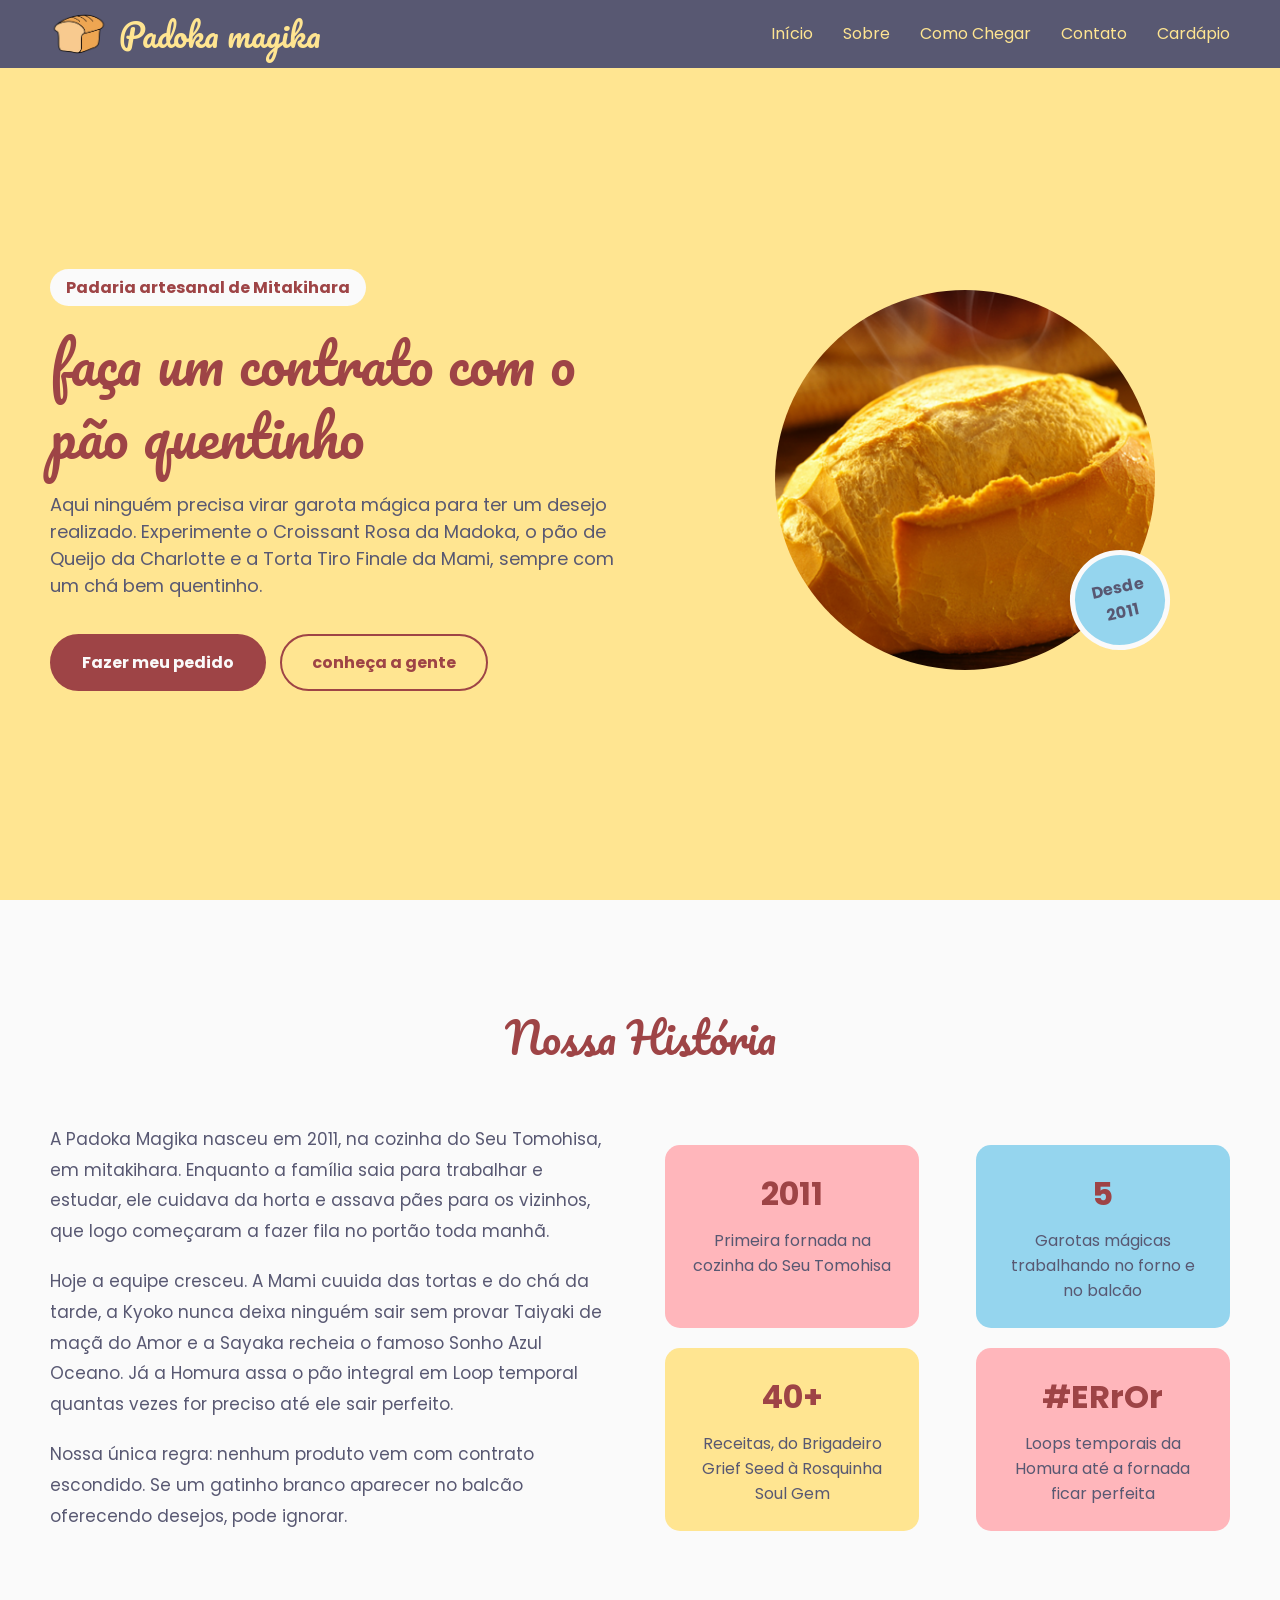
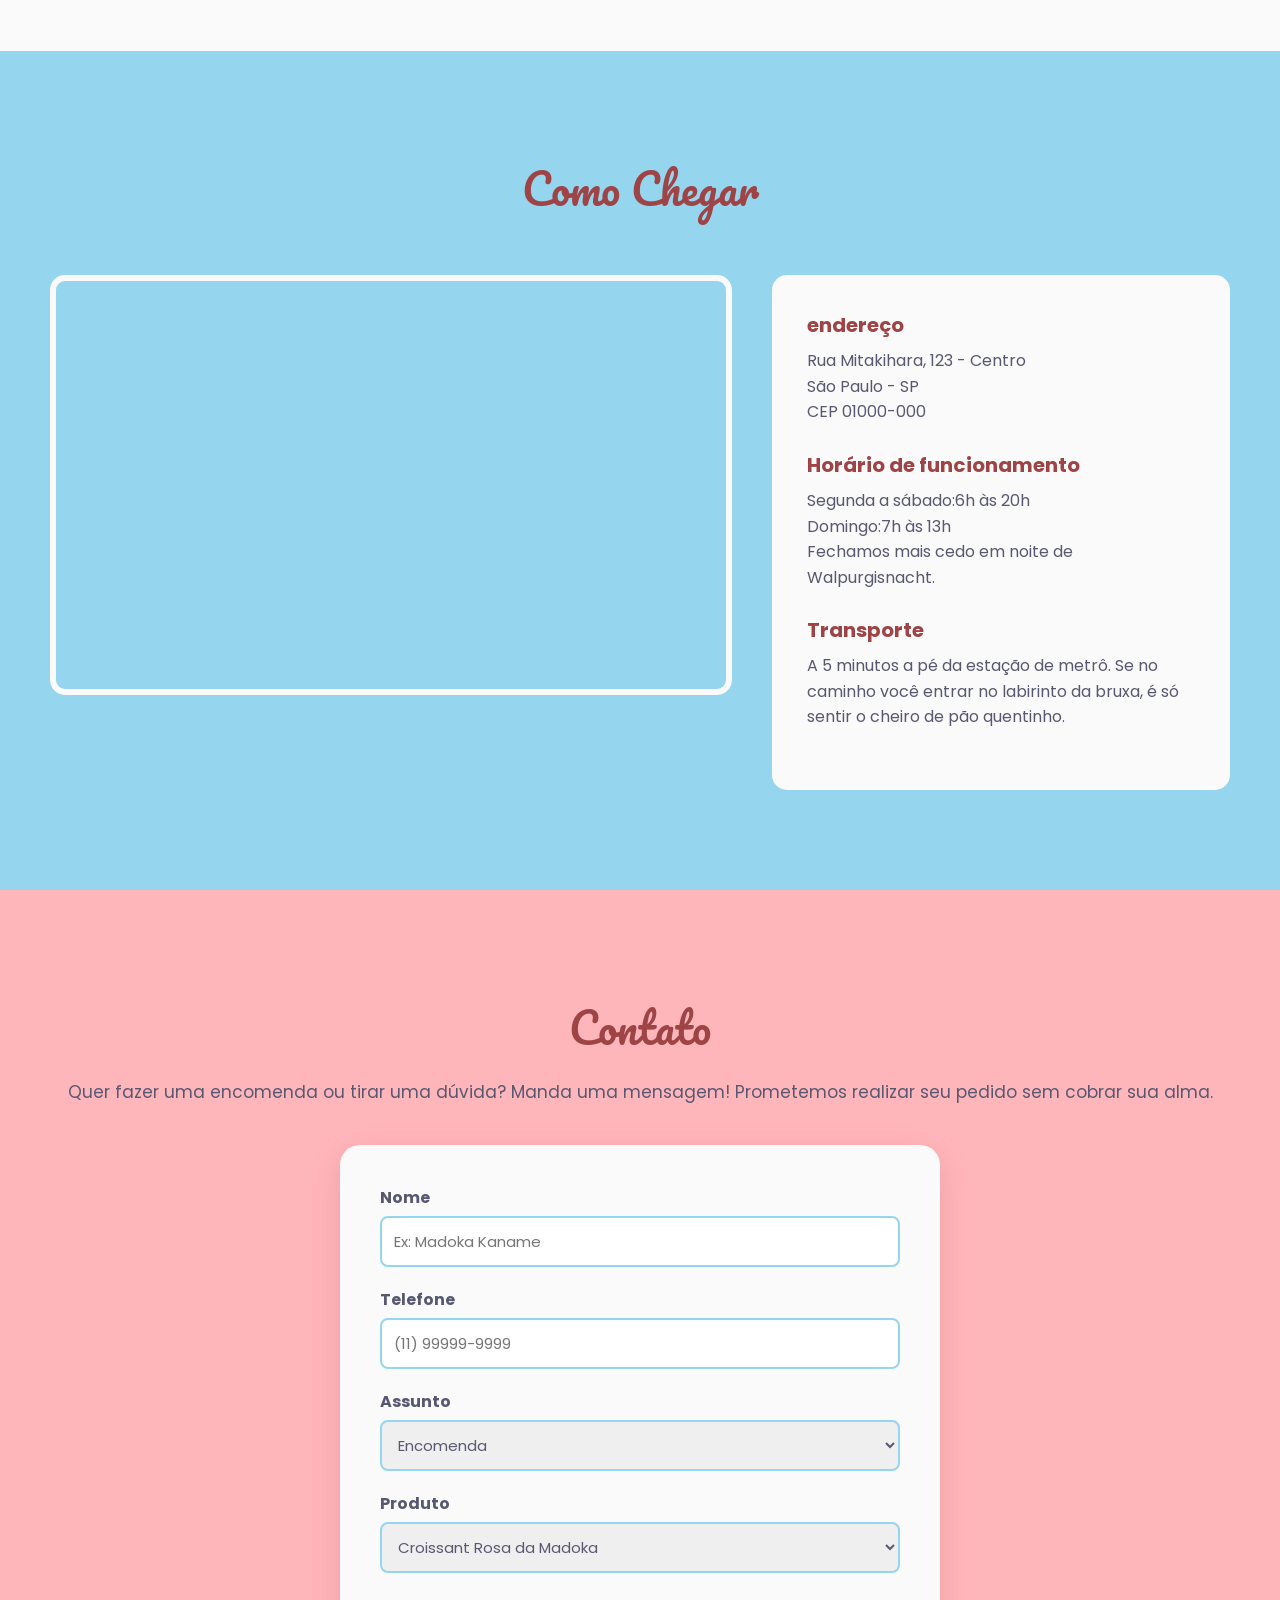
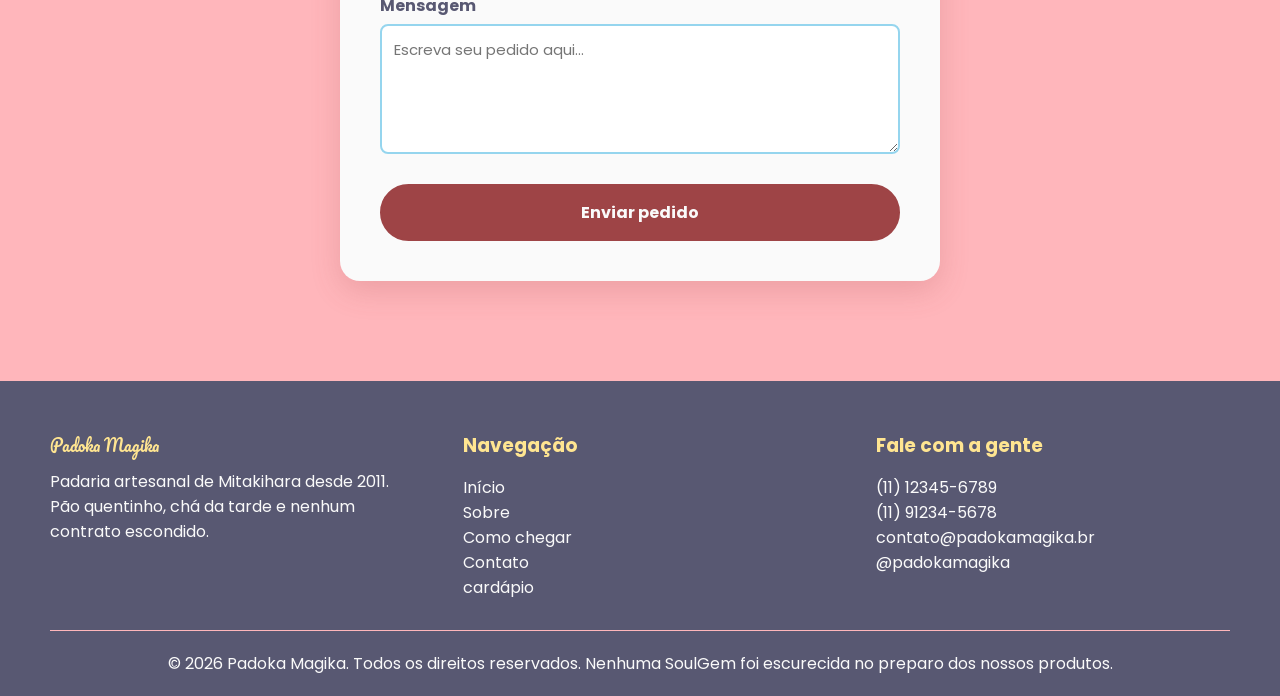
<file: index.html>
<!DOCTYPE html>
<html lang="pt-BR">
<head>
    <meta charset="UTF-8">
    <meta name="viewport" content="width=device-width, initial-scale=1.0">
    <title>Padoca mágica</title>
    <link rel="stylesheet" href="./css/home.css">
    <link
    rel="shortcut icon"
    href="assets/img/LogoImage.png"
    type="image/png"/>
 </head>
<body>

 <header id="header" class="header">
   <a href="./index.html#hero" class="logoContainer">
    <img src="./assets/img/LogoImage.png" alt="logo da Padoka Magika"/>
    <h1>Padoka magika</h1>
   </a>

    <nav class="navigation">
        <a href="./index.html#hero">Início</a> 
        <a href="./index.html#historia">Sobre</a>
        <a href="./index.html#comoChegar">Como Chegar</a>
        <a href="./index.html#contato">Contato </a>
        <a href="./cardapio.html">Cardápio</a>
    </nav>
 </header>   


 <main id="content" class="content">
    <section id="hero" class="hero">
        <div class="heroTexto">
            <p class="heroTag">Padaria artesanal de Mitakihara</p>
            <h1 class="heroTitulo">faça um contrato com o pão quentinho</h1>
            <p class="heroSubtitulo">Aqui ninguém precisa virar garota mágica para ter um desejo
                realizado. Experimente o Croissant Rosa da Madoka, o pão de Queijo da Charlotte e 
                a Torta Tiro Finale da Mami, sempre com um chá bem quentinho.
            </p>
            <div class="heroBotoes">
                <a href="#contato" class="botao">Fazer meu pedido</a>
                <a href="#historia" class="botao botaoSecundario">conheça a gente</a>
            </div>
        </div>
        <div class="heroImagem">
            <div class="circulo">
                <img src="./assets/img/heroImage.png"
                     alt="Pão Quentinho"
                     class="pao"/>
            </div>
            <p class="selo">Desde<br />2011</p>
        </div>
    </section>
    <section id="historia" class="historia">
        <h2 class="tituloSecao">Nossa História</h2>
        <div class="historiaConteudo">
            <div class="historiaTexto">
                <p>A Padoka Magika nasceu em 2011, na cozinha do Seu Tomohisa, em mitakihara. Enquanto a família saia para trabalhar e estudar, ele cuidava da horta e assava pães para os vizinhos, que logo começaram a fazer fila no portão toda manhã.</p>
                <p>Hoje a equipe cresceu. A Mami cuuida das tortas e do chá da tarde, a Kyoko nunca deixa ninguém sair sem provar Taiyaki de maçã do Amor e a Sayaka recheia o famoso Sonho Azul Oceano. Já a Homura assa o pão integral em Loop temporal quantas vezes for preciso até ele sair perfeito.</p>
                <p>Nossa única regra: nenhum produto vem com contrato escondido. Se um gatinho branco aparecer no balcão oferecendo desejos, pode ignorar.</p>
            </div>
            <div class="historiaCards">
                <div class="card">
                    <span class="cardNumero">2011</span>
                    <p>Primeira fornada na cozinha do Seu Tomohisa</p>
                </div>
                <div class="card cardAzul">
                    <span class="cardNumero">5</span>
                    <p>Garotas mágicas trabalhando no forno e no balcão</p>
                </div>
                <div class="card cardAmarelo">
                    <span class="cardNumero">40+</span>
                    <p>Receitas, do Brigadeiro Grief Seed à Rosquinha Soul Gem  </p>
                </div>
                <div class="card">
                    <span class="cardNumero">#ERrOr</span>
                    <p>Loops temporais da Homura até a fornada ficar perfeita</p>
                </div>
            </div>
        </div>
    </section>
    <section id="comoChegar" class="comoChegar">
        <h2 class="tituloSecao">Como Chegar</h2>
        <div class="comoChegarConteudo">
            <div class="mapa">
                <iframe
                src="https://maps.google.com/maps?q=Pra%C3%A7a%20da%20S%C3%A9%2C%20S%C3%A3o%20PAULo&z=15&output=embed"
                loading="lazy"
                tittle="Mapa da Madoka Magika"></iframe>
            </div>
            <div class="infoEndereco">
                <h3>endereço</h3>
                <p>Rua Mitakihara, 123 - Centro<br />São Paulo - SP<br />CEP 01000-000</p>
                <h3>Horário de funcionamento</h3>
                <p>Segunda a sábado:6h às 20h<br />Domingo:7h às 13h<br />Fechamos mais cedo em noite de Walpurgisnacht.</p>

                <h3>Transporte</h3>
                <p>
                    A 5 minutos a pé da estação de metrô. Se no caminho você entrar no labirinto da bruxa, é só sentir o cheiro de pão quentinho.
                </p>
            </div>
        </div>
    </section>
    <section id="contato" class="contato">
        <h2 class="tituloSecao">Contato</h2>
        <p class="contatoTexto">Quer fazer uma encomenda ou tirar uma dúvida? Manda uma mensagem!
            Prometemos realizar seu pedido sem cobrar sua alma.
        </p>
        <form id="formContato" class="formulario" action="#">
            <label for="nome">Nome</label>
            <input
            type="text"
            id="nome"
            name="nome"
            placeholder="Ex: Madoka Kaname"
            required/>

            <label for="telefone">Telefone</label>
            <input
            type="email"
            id="telefone"
            name="email"
            placeholder="(11) 99999-9999"/>
            <label for="assunto">Assunto</label>
            <select id="assunto" name="assunto">
                <option value="encomenda">Encomenda</option>
                <option value="duvida">Dúvida</option>
                <option value="elogio">Elogio</option>
                <option value="desejo">Fazer um desejo(não recomendamos)</option>
            </select>

            <label for="produto">Produto</label>
            <select id="produto" name="produto">
                <option value="Croissant">Croissant Rosa da Madoka</option>
                <option value="paoQueijo">Pão de Queijo da Charlotte</option>
                <option value="torta">Torta Tiro Finale da Mami</option>
                <option value="taiyaki">Taiyaki de Maçã do Amor da Kyoko</option>
                <option value="sonho">Sonho Azul Oceano da Sayaka</option>
                <option value="integral">Pão integral Loop Temporal da Homura</option>
                <option value="rosquinha">Rosquinha Soul Gem</option>
                <option value="brigadeiro">Brigadeiro Grief Seed</option>
                <option value="cafe">Café Walpurgisnacht (extra forte)</option>
            </select>
            
            <label for="mensagem">Mensagem</label>
            <textarea
            id="mensagem"
            name="mensagem"
            placeholder="Escreva seu pedido aqui..."
            required></textarea>

            <button type="submit" class="botao botaoEnviar">Enviar pedido</button>
        </form>
    </section>
 </main>

 <footer id="footer" class="footer">
    <div class="footerContainer">
    <div class="footerColuna">
     <p class="footerLogo">Padoka Magika</p>
     <p>
        Padaria artesanal de Mitakihara desde 2011. Pão quentinho, chá da tarde e nenhum contrato escondido.
     </p>
        </div>
        <div class="footerColuna">
            <h3>Navegação</h3>
        <a href="./index.html#hero">Início</a>
        <a href="./index.html#historia">Sobre</a>
         <a href="./index.html#comoChegar">Como chegar</a>
          <a href="./index.html#Contato">Contato</a>
           <a href="./cardapio.html">cardápio</a>
        </div>
    <div class="footerColuna">
        <h3>Fale com a gente</h3>
        <p>(11) 12345-6789</p>
        <p>(11) 91234-5678</p>
        <p>contato@padokamagika.br</p>
        <p>@padokamagika</p>
    </div>
    </div>
    <div class="copyright">
        <p>
            &copy; 2026 Padoka Magika. Todos os direitos reservados. Nenhuma SoulGem foi escurecida no preparo dos nossos produtos.
    </div>
 </footer>
</body>
</html>
</file>
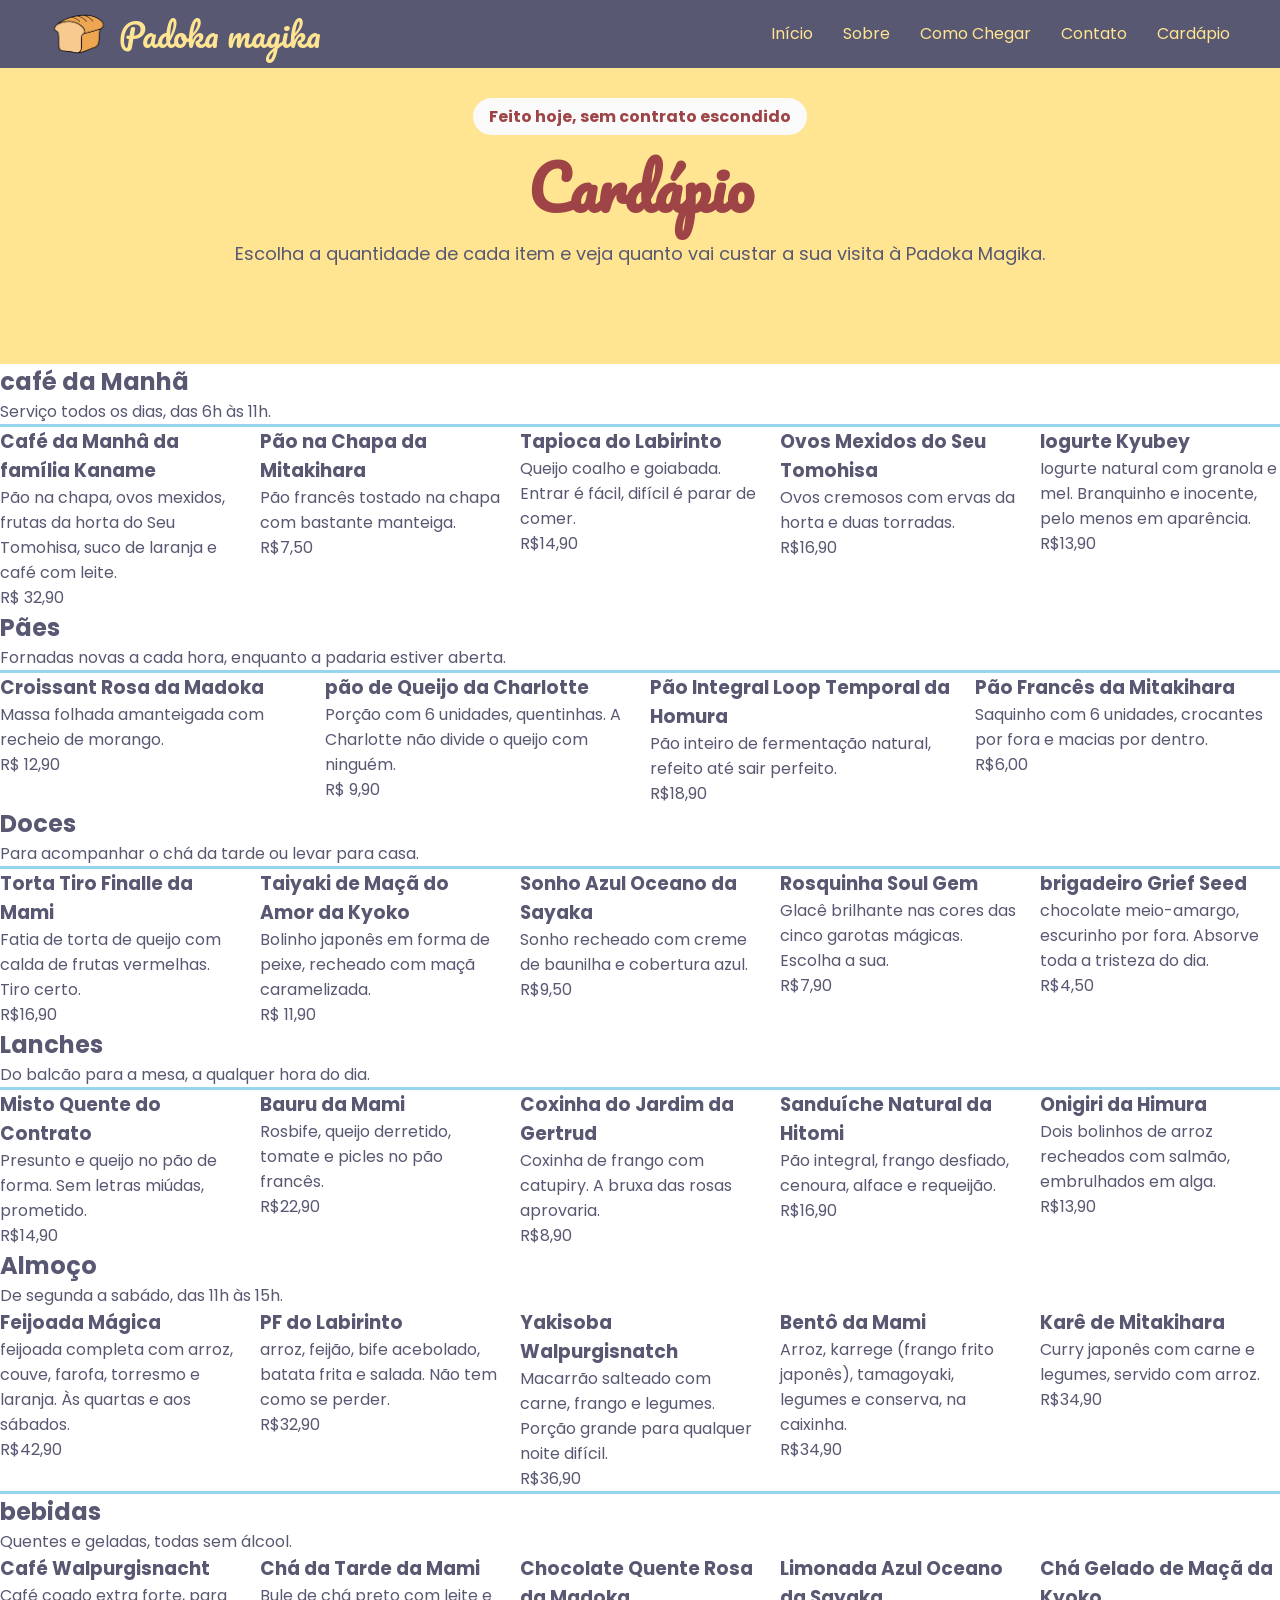
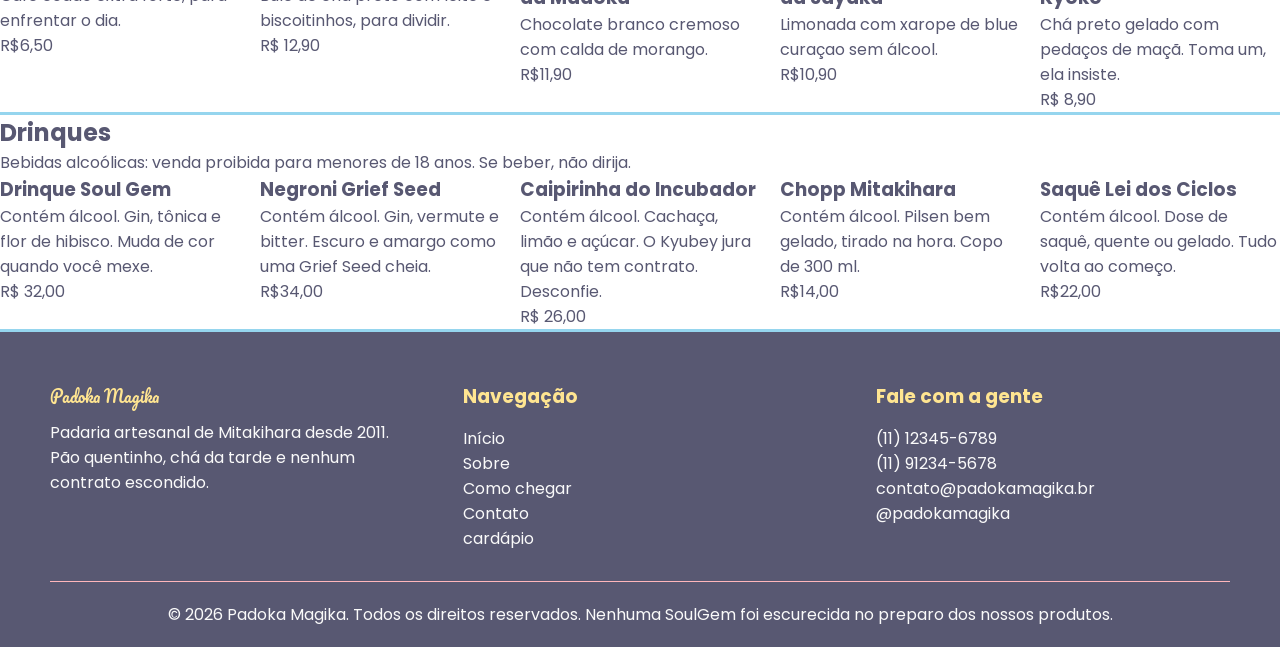
<file: cardapio.html>
<!DOCTYPE html>
<html lang="pt-br">
<head>
    <meta charset="UTF-8">
    <meta name="viewport" content="width=device-width, initial-scale=1.0">
    <title>Cardapio</title>
     <link rel="stylesheet" href="./css/cardapio.css">
    <link
    rel="shortcut icon"
    href="assets/img/LogoImage.png"
    type="image/png"/>
</head>
<body>

<header id="header" class="header">
   <a href="./index.html#hero" class="logoContainer">
    <img src="./assets/img/LogoImage.png" alt="logo da Padoka Magika"/>
    <h1>Padoka magika</h1>
   </a>

    <nav class="navigation">
        <a href="./index.html#hero">Início</a> 
        <a href="./index.html#historia">Sobre</a>
        <a href="./index.html#comoChegar">Como Chegar</a>
        <a href="./index.html#contato">Contato </a>
        <a href="./cardapio.html">Cardápio</a>
    </nav>
 </header>   

    <main id="content" class="content">
        <section id="cardapioTopo" class="cardapioTopo">
            <p class="cardapioTag">Feito hoje, sem contrato escondido</p>
            <h1 class="cardapioTitulo">Cardápio</h1>
            <p class="cardapioSubtitulo">
                Escolha a quantidade de cada item e veja quanto vai custar a sua visita à Padoka Magika.
            </p>
        </section>

        <form id="formCardapio" class="cardapioConteudo" action="#">
            <div class="listaCategorias">
                <section id="cafeDaManha" class="categoria">
                    <div class="categoriaCabecalho">
                        <h2>café da Manhã</h2>
                        <p>Serviço todos os dias, das 6h às 11h.</p>
                    </div>

                    <div class="listaItens">
                    <div class="item">
                        <h3 class="itemNome">Café da Manhâ da família Kaname</h3>
                        <p class="itemDescricao">Pão na chapa, ovos mexidos, frutas da horta do Seu Tomohisa, suco de laranja e café com leite. </p>
                        <p class="itemPreco">R$ 32,90</p>
                    </div>

                    <div class="item">
                        <h3 class="itemNome">Pão na Chapa da Mitakihara</h3>
                        <p>Pão francês tostado na chapa com bastante manteiga.</p>
                        <p class="itemPreco">R$7,50</p>
                    </div>

                    <div class="item">
                    <h3 class="itemNome">Tapioca do Labirinto</h3>
                    <p>Queijo coalho e goiabada. Entrar é fácil, difícil é parar de comer.</p>
                    <p class="itemPreco">R$14,90</p>
                    </div>

                     <div class="item">
                    <h3 class="itemNome">Ovos Mexidos do Seu Tomohisa</h3>
                    <p>Ovos cremosos com ervas da horta e duas torradas.</p>
                    <p class="itemPreco">R$16,90</p>
                    </div>

                     <div class="item">
                    <h3 class="itemNome">Iogurte Kyubey</h3>
                    <p>Iogurte natural com granola e mel. Branquinho e inocente, pelo menos em aparência.  </p>
                    <p class="itemPreco">R$13,90</p>
                     </div>
                </section>

                <section id="paes" class="categoria">
                    <div class="categoriaCabecalho">
                        <h2>Pães</h2>
                        <p>Fornadas novas a cada hora, enquanto a padaria estiver aberta.</p>
                    </div>

                    <div class="listaItens">
                    <div class="item">
                        <h3 class="itemNome">Croissant Rosa da Madoka</h3>
                        <p class="itemDescricao">Massa folhada amanteigada com recheio de morango.</p>
                        <p class="itemPreco">R$ 12,90</p>
                    </div>

                    <div class="item">
                        <h3 class="itemNome">pão de Queijo da Charlotte</h3>
                        <p class="itemDescricao">Porção com 6 unidades, quentinhas. A Charlotte não divide o queijo com ninguém.</p>
                        <p class="itemPreco">R$ 9,90</p>
                    </div>
                    
                    <div class="item">
                    <h3 class="itemNome">Pão Integral Loop Temporal da Homura</h3>
                    <p class="itemDescricao">Pão inteiro de fermentação natural, refeito até sair perfeito. </p>
                    <p class="itemPreco">R$18,90</p>
                    </div>

                    <div class="item">
                        <h3 class="itemNome">Pão Francês da Mitakihara</h3>
                        <p class="itemDescricao">Saquinho com 6 unidades, crocantes por fora e macias por dentro.</p>
                        <p class="itemPreco">R$6,00</p>
                    </div>
                </section>

                <section id="doces" class="categoria">
                    <div class="categoriaCabecalho">
                        <h2>Doces</h2>
                        <p>Para acompanhar o chá da tarde ou levar para casa. </p>
                    </div>
                    <div class="listaItens">

                        <div class="item">
                            <h3 class="itemNome">Torta Tiro Finalle da Mami</h3>
                            <p class="itemDescricao">Fatia de torta de queijo com calda de frutas vermelhas. Tiro certo. </p>
                            <p class="itemPreco">R$16,90</p></div>

                            <div class="item">
                                <h3 class="itemNome">Taiyaki de Maçã do Amor da Kyoko </h3>
                                <p class="itemDescricao">Bolinho japonês em forma de peixe, recheado com maçã caramelizada.</p>
                                <p class="itemPreco">R$ 11,90</p></div>

                                <div class="item">
                                <h3 class="itemNome">Sonho Azul Oceano da Sayaka</h3>
                                <p class="itemDescricao">Sonho recheado com creme de baunilha e cobertura azul.</p>
                                <p class="itemPreco">R$9,50</p></div>
                                
                                <div class="item">
                                <h3 class="itemNome">Rosquinha Soul Gem</h3>
                                <p class="itemDescricao">Glacê brilhante nas cores das cinco garotas mágicas. Escolha a sua.</p>
                                <p class="itemPreco">R$7,90</p></div>

                                <div class="item">
                                <h3 class="itemNome">brigadeiro Grief Seed</h3>
                                <p class="itemDescricao">chocolate meio-amargo, escurinho por fora. Absorve toda a tristeza do dia.</p>
                                <p class="itemPreco">R$4,50</p></div>
                        
                </section>

                <section id="lanches ">
                    <div class="categoriaCabecalho">
                        <h2 >Lanches</h2>
                        <p>Do balcão para a mesa, a qualquer hora do dia.</p>
                    </div>

                    <div class="listaItens">

                        <div class="item">
                                <h3 class="itemNome">Misto Quente do Contrato</h3>
                                <p class="itemDescricao">Presunto e queijo no pão de forma. Sem letras miúdas, prometido.</p>
                                <p class="itemPreco">R$14,90</p></div>

                                <div class="item">
                                <h3 class="itemNome">Bauru da Mami</h3>
                                <p class="itemDescricao">Rosbife, queijo derretido, tomate e picles no pão francês.</p>
                                <p class="itemPreco">R$22,90</p></div>

                                <div class="item">
                                <h3 class="itemNome">Coxinha do Jardim da Gertrud</h3>
                                <p class="itemDescricao">Coxinha de frango com catupiry. A bruxa das rosas aprovaria.</p>
                                <p class="itemPreco">R$8,90</p></div>

                                <div class="item">
                                <h3 class="itemNome">Sanduíche Natural da Hitomi</h3>
                                <p class="itemDescricao">Pão integral, frango desfiado, cenoura, alface e requeijão.</p>
                                <p class="itemPreco">R$16,90</p></div>

                                <div class="item">
                                <h3 class="itemNome">Onigiri da Himura</h3>
                                <p class="itemDescricao">Dois bolinhos de arroz recheados com salmão, embrulhados em alga.</p>
                                <p class="itemPreco">R$13,90</p></div>
                </section>

               <section id="almocos">
                <div class="categoriaCabecalho">
                    <h2>Almoço</h2>
                <p>De segunda a sabádo, das 11h às 15h.</p>

                <div class="listaItens">
                    <div class="item">
                                <h3 class="itemNome">Feijoada Mágica</h3>
                                <p class="itemDescricao">feijoada completa com arroz, couve, farofa, torresmo e laranja. Às quartas e aos sábados.</p>
                                <p class="itemPreco">R$42,90</p></div>

                                <div class="item">
                                <h3 class="itemNome">PF do Labirinto</h3>
                                <p class="itemDescricao">arroz, feijão, bife acebolado, batata frita e salada. Não tem como se perder.</p>
                                <p class="itemPreco">R$32,90</p></div>

                                <div class="item">
                                <h3 class="itemNome">Yakisoba Walpurgisnatch</h3>
                                <p class="itemDescricao">Macarrão salteado com carne, frango e legumes. Porção grande para qualquer noite difícil.</p>
                                <p class="itemPreco">R$36,90</p></div>

                                <div class="item">
                                <h3 class="itemNome">Bentô da Mami</h3>
                                <p class="itemDescricao">Arroz, karrege (frango frito japonês), tamagoyaki, legumes e conserva, na caixinha.</p>
                                <p class="itemPreco">R$34,90</p></div>

                                <div class="item">
                                <h3 class="itemNome">Karê de Mitakihara</h3>
                                <p class="itemDescricao">Curry japonês com carne e legumes, servido com arroz.</p>
                                <p class="itemPreco">R$34,90</p></div>
               </section>

               <section id="bebidas">
                <div class="categoriaCabecalho">
                    <h2>bebidas</h2>
                    <P>Quentes e geladas, todas sem álcool.</P>

                    <div class="listaItens">
                        <div class="item">
                                <h3 class="itemNome">Café Walpurgisnacht</h3>
                                <p class="itemDescricao">Café coado extra forte, para enfrentar o dia.</p>
                                <p class="itemPreco">R$6,50</p></div>

                                <div class="item">
                                <h3 class="itemNome"> Chá da Tarde da Mami</h3>
                                <p class="itemDescricao">Bule de chá preto com leite e biscoitinhos, para dividir.</p>
                                <p class="itemPreco">R$ 12,90</p></div>

                                <div class="item">
                                <h3 class="itemNome">Chocolate Quente Rosa da Madoka</h3>
                                <p class="itemDescricao">Chocolate branco cremoso com calda de morango.</p>
                                <p class="itemPreco">R$11,90</p></div>

                                <div class="item">
                                <h3 class="itemNome">Limonada Azul Oceano da Sayaka</h3>
                                <p class="itemDescricao">Limonada com xarope de blue curaçao sem álcool.</p>
                                <p class="itemPreco">R$10,90</p></div>

                                <div class="item">
                                <h3 class="itemNome">Chá Gelado de Maçã da Kyoko</h3>
                                <p class="itemDescricao">Chá preto gelado com pedaços de maçã. Toma um, ela insiste.</p>
                                <p class="itemPreco">R$ 8,90</p></div>
               </section>

               <section id="drinques">
                <div class="categoriaCabecalho">
                    <h2>Drinques</h2>
                    <p>Bebidas alcoólicas: venda proibida para menores de 18 anos. Se beber, não dirija.</p>

                    <div class="listaItens">
                        <div class="item">
                        <h3 class="itemNome">Drinque Soul Gem</h3>
                        <p class="itemDescricao">Contém álcool.
  Gin, tônica e flor de hibisco. Muda de cor quando você mexe.</p>
                        <p class="itemPreco">R$ 32,00</p></div>

                         <div class="item">
                        <h3 class="itemNome">Negroni Grief Seed</h3>
                        <p class="itemDescricao">Contém álcool.
  Gin, vermute e bitter. Escuro e amargo como uma Grief Seed cheia.</p>
                        <p class="itemPreco">R$34,00</p></div>

                        <div class="item">
                        <h3 class="itemNome">Caipirinha do Incubador</h3>
                        <p class="itemDescricao">Contém álcool.
  Cachaça, limão e açúcar. O Kyubey jura que não tem contrato. Desconfie.</p>
                        <p class="itemPreco">R$ 26,00</p></div>

                        <div class="item">
                        <h3 class="itemNome">Chopp Mitakihara</h3>
                        <p class="itemDescricao">Contém álcool.
  Pilsen bem gelado, tirado na hora. Copo de 300 ml.</p>
                        <p class="itemPreco">R$14,00</p></div>

                        <div class="item">
                        <h3 class="itemNome">Saquê Lei dos Ciclos</h3>
                        <p class="itemDescricao">Contém álcool.
  Dose de saquê, quente ou gelado. Tudo volta ao começo.</p>
                        <p class="itemPreco">R$22,00</p></div>
               </section>
                </section>
            </div>
        </form>
    </main>

    <footer id="footer" class="footer">
    <div class="footerContainer">
    <div class="footerColuna">
     <p class="footerLogo">Padoka Magika</p>
     <p>
        Padaria artesanal de Mitakihara desde 2011. Pão quentinho, chá da tarde e nenhum contrato escondido.
     </p>
        </div>
        <div class="footerColuna">
            <h3>Navegação</h3>
        <a href="./index.html#hero">Início</a>
        <a href="./index.html#historia">Sobre</a>
         <a href="./index.html#comoChegar">Como chegar</a>
          <a href="./index.html#Contato">Contato</a>
           <a href="./cardapio.html">cardápio</a>
        </div>
    <div class="footerColuna">
        <h3>Fale com a gente</h3>
        <p>(11) 12345-6789</p>
        <p>(11) 91234-5678</p>
        <p>contato@padokamagika.br</p>
        <p>@padokamagika</p>
    </div>
    </div>
    <div class="copyright">
        <p>
            &copy; 2026 Padoka Magika. Todos os direitos reservados. Nenhuma SoulGem foi escurecida no preparo dos nossos produtos.
    </div>
 </footer>
</body>
</html>
</file>
<file: css/home.css>
@import url(layout.CSS);

.hero{
         display: flex;
        align-items:center;
        justify-content: space-between;
        min-height: 100vh;
        padding: 120px 50px 60px 50px;
        background-color: var(--cor-amarela);
}

.heroTexto {
        width: 50%;
}

.heroTag {
        background-color: var(--cor-branca);
        color: var(--cor-vermelha);
        font-weight: bold;

        width: fit-content;

        padding: 6px 16px;
        margin-bottom: 20px;

        border-radius: 20px;
}

.heroTitulo {
        color:var(--cor-vermelha);
        font-family: "Fonte Titulo";
        font-size: 56px;
        font-weight: 300;
        line-height: 1.3;
        
        margin-bottom: 20px;
}

.heroSubtitulo {
        margin-bottom: 35px;
        font-size:large;
}

.historia {
        padding: 100px 50px;
        background-color: var(--cor-branca);
}

.tituloSecao {
        margin-bottom: 50px;

        font-family: "Fonte Titulo";
        font-size: 42px;
        font-weight: 300;
        text-align: center;
        color: var(--cor-vermelha);
}

.historiaConteudo {
        display:flex;
        align-items: center;
        gap: 50px;
}

.historiaTexto {
        width:50%
}

.historiaTexto p {
        margin-bottom: 20px;
        font-size: 17px;
        line-height: 1.8;
}

.historiaCards {
        width:50%;
        display: flex;
        flex-wrap: wrap;
        justify-content: space-between;
        gap: 20px;
}

.comoChegar {
        padding:100px 50px;
        background-color: var(--cor-azul);
}

.comoChegarConteudo {
        display: flex;
        gap: 40px;
}

.mapa {
        width:60%;
}

.mapa iframe {
        display: block;
        width: 100%;
        height: 420px;

        border:6px solid var(--cor-branca);
        border-radius: 15px;
}

.infoEndereco {
        width:40%;
        padding:35px;

        background-color: var(--cor-branca);
        border-radius: 15px;
}

.infoEndereco h3 {
        margin-bottom: 8px;
        font-size: 20px;
        color: var(--cor-vermelha);
}

.infoEndereco p {
        margin-bottom: 25px;
        line-height: 1.6;
}

.contato {
padding:100px 50px;
background-color: var(--cor-rosa);
}

.contato .tituloSecao {
        margin-bottom: 15px;
}

.contatoTexto {
        margin-bottom: 40px;
        font-size: 17px;
        text-align: center;
}

.formulario {
        display:flex;
        flex-direction: column;

        max-width: 600px;
        margin:0 auto;
        padding:40px;

        background-color: var(--cor-branca);
        border-radius: 20px;
        box-shadow: 0px 10px 30px rgba(158, 68, 70, 0.2);
}

.formulario Label {
        margin-bottom: 6px;
        font-weight: bold;
}

.formulario input,
.formulario select,
.formulario textarea {
        margin-bottom: 20px;
        padding:12px;

        border: 2px solid var(--cor-azul);
        border-radius: 8px;

        font-family: inherit;
        font-size: 15px;
        color: var(--cor-roxa);
}

.card {
width: 45%;
padding: 25px;

background-color: var(--cor-rosa);
border-radius: 15px;
text-align: center;
transition: 300ms;
}

.card :hover{
        transform: scale(1.05);
}

.cardNumero{
        display: block;
        margin-bottom: 10px;

        font-size: 32px;
        font-weight: bold;
        color: var(--cor-vermelha);
}

.cardAzul {
        background-color: var(--cor-azul);
}

.cardAmarelo {
        background-color: var(--cor-amarela);
}

.botao {
        display: inline-block;
        background-color: var(--cor-vermelha);
        color: var(--cor-branca);

        border: 2px solid var(--cor-vermelha);
        border-radius: 30px;

        padding: 14px 30px;
        font-weight: bold;
        transition:300ms;
}

.botaoSecundario {
        margin-left: 10px;
        background-color: transparent;
        color: var(--cor-vermelha);
}

.botao :hover {
        background-color: #742b2c;
        border-color: #742b2c;
        transform:translateY(-3px);
}

.botaoSecundario:hover {
        background-color: var(--cor-vermelha);
        border-color: var(--cor-vermelha);
        color:var(--cor-branca);
}

.heroImagem {
        width: 45%;
        display: flex;
        justify-content: center;
        position:relative;
}

.circulo {
        width:380px;
        height: 380px;
        border:10px;
        border-radius: 50%;
        overflow:hidden;
        position: relative;
}

.madoka {
        position:absolute;
        width:80%;
        bottom:0;
        left:10%;
        transform:translateY(-6.5%) scale(-0.75, 0.75);
        z-index: 1;
}

.pao {
        position:absolute;
        width:100%;
        height:100%;
        object-fit: cover;
        z-index: 1;
}

.selo {
        position: absolute;
        bottom: 20px;
        right: 60px;
        z-index: 3;

        height: 100px;
        width:100px;

        background-color: var(--cor-azul);
        border: 5px solid var(--cor-branca);
        border-radius: 50%;

        display: flex;
        justify-content: center;
        align-items: center;
        text-align: center;
        font-weight: bold;

        transform: rotate(-12deg);
}

.formulario input:focus,
.formulario select:focus,
.formulario textarea:focus {
        outline:none;
        border-color: var(--cor-vermelha);
}

.formulario textarea {
        height: 130px;
        resize: vertical;
}

.botaoEnviar {
        margin-top: 10px;
        font-family: inherit;
        font-size: 16px;
        cursor:pointer;
}

@media (max-width:768px) {
        .hero {
                flex-direction: column;
                padding: 190px 20px 60px;
        }

        .heroTexto 
        .heroImagem{
                width:100% 
        }     

        .heroTexto {
                text-align: center;
        }

        .heroTag {
                margin:0 auto 20px;
        }
            
        .heroTitulo {
                font-size: 38px;
        }

        .botaoSecundario {
                margin-left: 0;
                margin-top: 10px;
        }

        .circulo {
                width: 250px;
                height: 250px;
                margin-top: 40px;
        }

        .selo {
                width: 85px;
                height: 85px;
                right: 20px;
                font-size: 14px;
        }

        .historia
        .comoChegar
        .contato {
                padding:70px 20px;
        }

        .tituloSecao {
                font-size: 34px;
        }

        .historiaConteudo,
        .comoChegarConteudo {
                flex-direction: column;
        }

        .historiaTexto,
        .historiaCards,
        .mapa,
        .infoEndereco,
        .card {
                width:100%;
        }

        .formulario {
                padding:25px;
        }
}
</file>
<file: css/cardapio.css>
@import url(layout.CSS);

.cardapioTopo {
    background-color:var(--cor-amarela);
    text-align: center;
    padding: calc(var(--altura-do-header) + 30px);
}

.cardapioTag {
    background-color: var(--cor-branca);
    color:var(--cor-vermelha);
    font-weight: bold;

    width: fit-content;
    padding: 6px 16px;
    margin:auto;
    border-radius: 20px;
}

.cardapioTitulo {
    color:var(--cor-vermelha);

    font-family: "Fonte Titulo";
    font-size: 60px;
}

.cardapioSubtitulo {
    font-size: large;

}

.cardapioConteudo {
    display: flex;
    align-items: flex-start;
}

.listaCategorias {
    display: flex;
    flex-direction:column;
}

.categoriaCabecalho {
    border-bottom: 3px solid var(--cor-azul);
}

.listaItens {
    display: flex;
    gap: 20px;
}

.item {
    width:50%;
}
</file>
